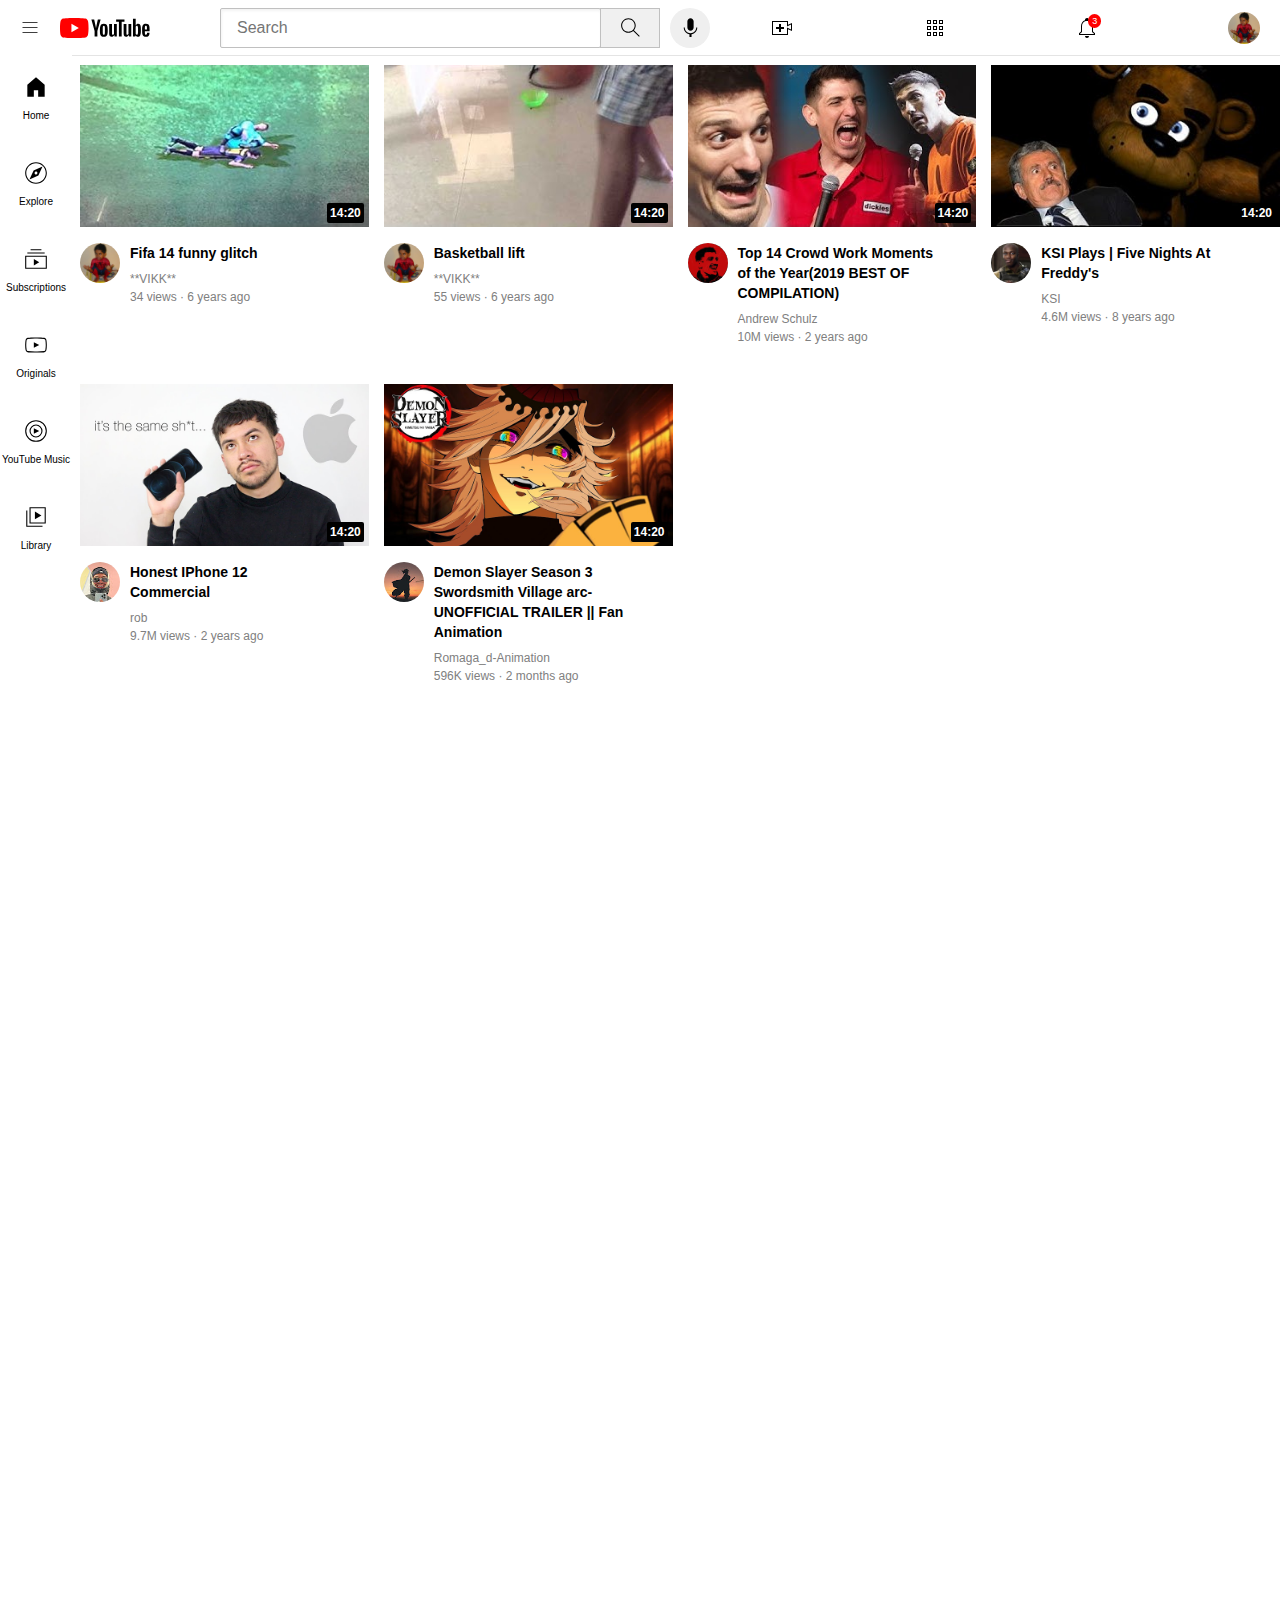
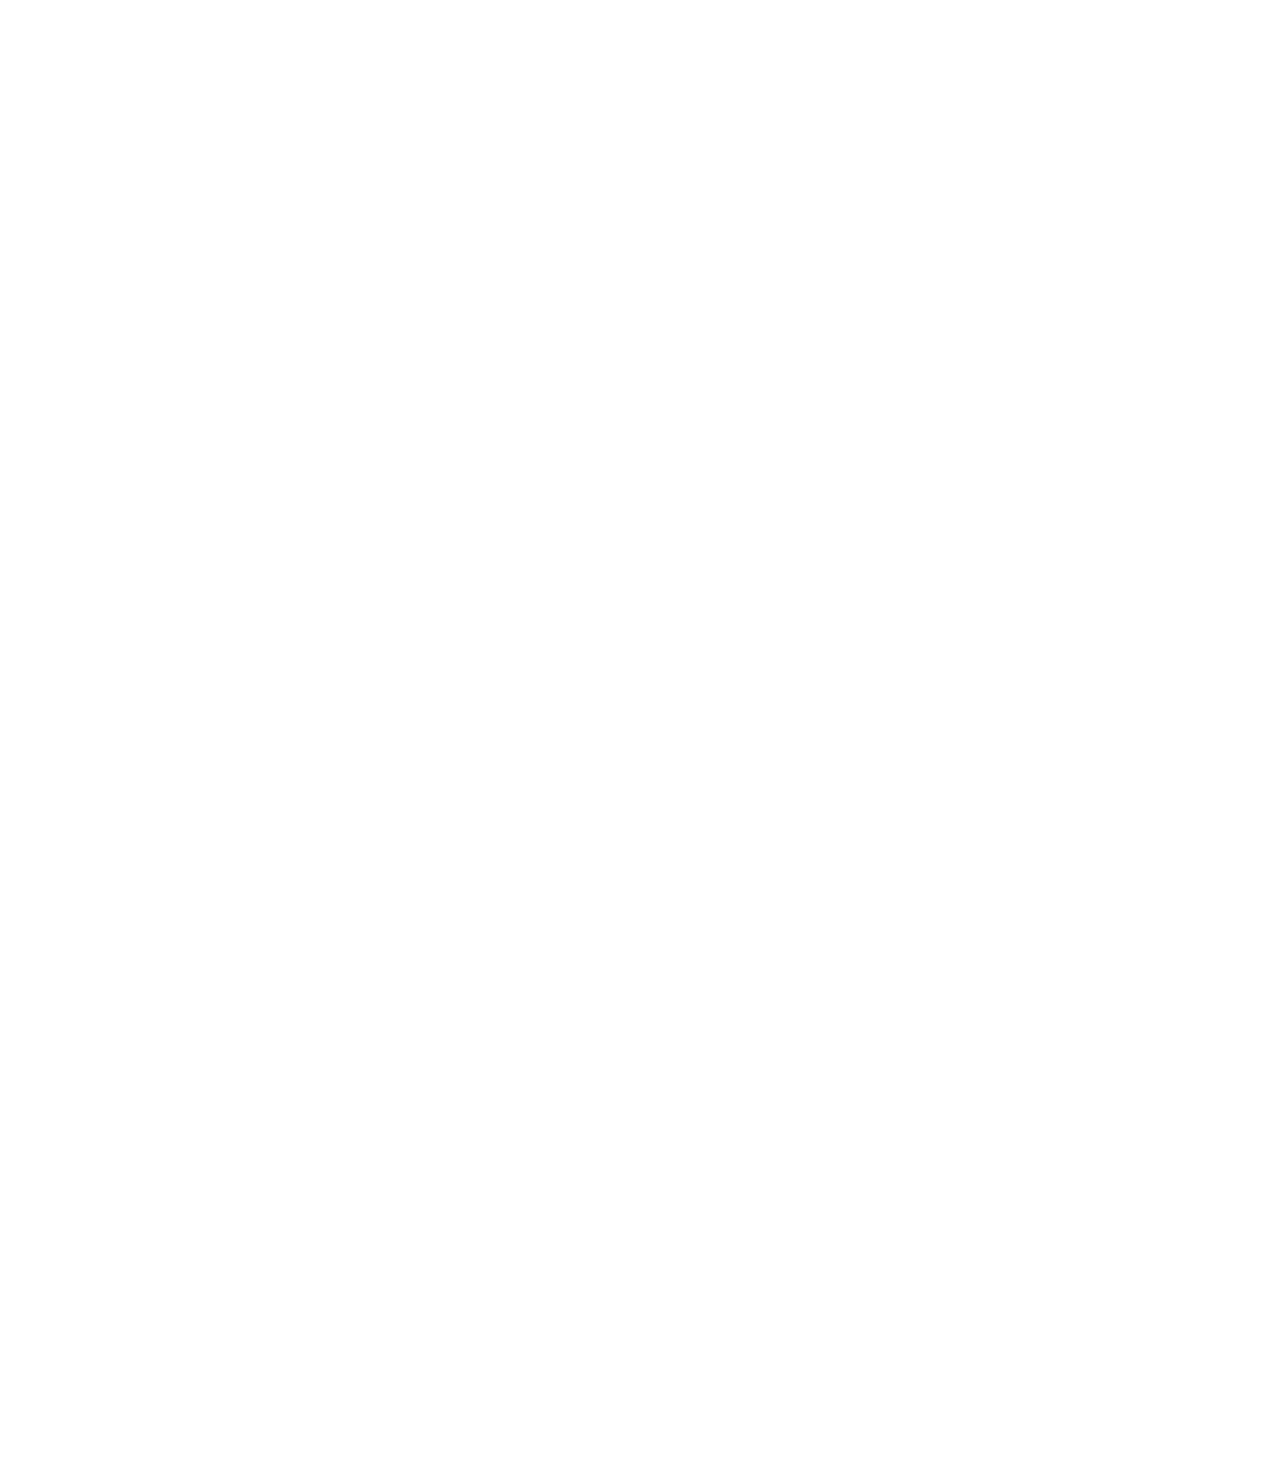
<file: index.html>
<!DOCTYPE html>
<html>
    
    <head>
        
        <title>
            Youtube.com Clone
        </title>
  
<link rel="stylesheet" href="styles/general.css">
<link rel="stylesheet" href="styles/header.css">
<link rel="stylesheet" href="styles/video.css">
<link rel="stylesheet" href="styles/sidebar.css">

    </head>
        <body style="height: 3000px;  padding-top:65px">
            <div class="header">
                <div class="left-section">
                <img class="hamburger-menu" src="icons/hamburger-menu.svg">
                <img class="youtube-logo"src="icons/youtube-logo.svg">
            </div>
                <div class="middle-section">
                   
                    <input class="search-bar" type="text" placeholder="Search">
                    <button class="search-button"><img class="search-icon" src="icons/search.svg">
                    <div class="tooltip">Search</div></button>
                    <button class="voice-search-button"> <img class="voice-search-icon"  src="icons/voice-search-icon.svg"> <div class="tooltip">Search with your voice</div></button> 
                    
                </div>
                <div class="right-section">
                    <div class="upload-icon-container"><img class="upload-icon"src="icons/upload.svg">
                        <div class="tooltip">Create</div></div>
                
                <div class="youtube-apps-container"><img class="apps"src="icons/youtube-apps.svg"><div class="tooltip"> YouTube Apps</div></div>
                


                <div class="notifications-position">
                    <div class="notifications-container"><img class="notifications"src="icons/notifications.svg">
                    <div class="tooltip"> Notifications</div>
                    </div>
                    
                    <div class="notification-alert">3</div></div>
                    
                
                <img class="channel"src="channel-pictures/vik.jpg">
            </div>



      
                
            </div>

            <div class="sidebar">
                <div class="sidebar-link">
                    <img class="icon" src="sidebar-icons/home.svg">
                    <div>Home</div>
                    
                </div>
                <div class="sidebar-link">
                    <img class="icon" src="sidebar-icons/explore.svg">
                    <div>Explore</div>


                </div>

                <div class="sidebar-link">
                    <img class="icon" src="sidebar-icons/subscriptions.svg">
                    <div>Subscriptions</div>


                </div>

                <div class="sidebar-link">
                    <img class="icon" src="sidebar-icons/originals.svg">
                    <div>Originals</div>


                </div>

                <div class="sidebar-link">
                    <img class="icon" src="sidebar-icons/youtube-music.svg">
                    <div>YouTube Music</div>


                </div>

                <div class="sidebar-link">
                    <img class="icon" src="sidebar-icons/library.svg">
                    <div>Library</div>


                </div>

            </div>
            
            <div class="video-grid">
                <div class="video-preview">
                    <div class="thumbnail-row">
                        <a href="https://www.youtube.com/watch?v=HlwAaJLcxAU" ><img class="thumbnail" src="thumbnails/fifa14.jpg"></a>
                        <div class="video-time">14:20</div>
                    </div>
                    <div class="video-info-grid">
                        <div class="channel-pictures">
                            <img class="profile-picture" src="channel-pictures/vik.jpg">
                        </div>
                        <div class="video-info">
                            <p class="video-title">
    
                                Fifa 14 funny glitch 
                                            </p>
                                            <p class="video-author">
                                                **VIKK**
                                            </p>
                                            <p class="video-stats">
                                                34 views &middot; 6 years ago
                                            </p>
                        </div>
    
                        
                        
                    </div>
                
                
                
            </div>
    
            
            <div class="video-preview">
                <div class="thumbnail-row">
                    <a href="https://www.youtube.com/watch?v=YAQJQ8vHtKo" ><img class="thumbnail" src="thumbnails/basketball.jpg"></a>
                    <div class="video-time">14:20</div>
                </div>
                <div class="video-info-grid">
                    <div class="channel-pictures">
                        <img class="profile-picture" src="channel-pictures/vik.jpg">
                    </div>
                    <div class="video-info">
                        <p class="video-title">
    
                            Basketball lift 
                                        </p>
                                        <p class="video-author">
                                            **VIKK**
                                        </p>
                                        <p class="video-stats">
                                            55 views &middot; 6 years ago
                                        </p>
                    </div>
    
                    
                    
                </div>
            
            
            
        </div>
        <div class="video-preview">
            <div class="thumbnail-row">
               <a href="https://www.youtube.com/watch?v=juqUnA94NyQ"><img class="thumbnail" src="thumbnails/thumb.jpg"></a> 
                <div class="video-time">14:20</div>
            </div>
            <div class="video-info-grid">
                <div class="channel-pictures">
                    <img class="profile-picture" src="channel-pictures/andrews.jpg">
                </div>
                <div class="video-info">
                    <p class="video-title">
    
                        Top 14 Crowd Work Moments of the Year(2019 BEST OF COMPILATION)
                                    </p>
                                    <p class="video-author">
                                        Andrew Schulz
                                    </p>
                                    <p class="video-stats">
                                        10M views &middot; 2 years ago
                                    </p>
                </div>
    
                
                
            </div>
        
        
        
    </div>
    
    
    <div class="video-preview">
        <div class="thumbnail-row">
            <a href="https://www.youtube.com/watch?v=OtxZo6h5was&t=716s"><img class="thumbnail" src="thumbnails/hqdefault-2.jpg"></a>
            
            <div class="video-time">14:20</div>
        </div>
        <div class="video-info-grid">
            <div class="channel-pictures">
                <img class="profile-picture" src="channel-pictures/unnamed.jpg">
            </div>
            <div class="video-info">
                <p class="video-title">
    
                    KSI Plays | Five Nights At Freddy's
                                </p>
                                <p class="video-author">
                                    KSI
                                </p>
                                <p class="video-stats">
                                    4.6M views &middot; 8 years ago
                                </p>
            </div>
    
            
            
        </div>
    
    
    
    </div>
    <div class="video-preview">
        <div class="thumbnail-row">
            <a href="https://www.youtube.com/watch?v=472UUFjiN54"><img class="thumbnail" src="thumbnails/hq720.jpg"></a>
            <div class="video-time">14:20</div>
        </div>
        <div class="video-info-grid">
            <div class="channel-pictures">
                <img class="profile-picture" src="channel-pictures/channels4_profile.jpg">
            </div>
            <div class="video-info">
                <p class="video-title">
    
                    Honest IPhone 12 Commercial                               </p>
                                <p class="video-author">
                                    rob
                                </p>
                                <p class="video-stats">
                                    9.7M views &middot; 2 years ago
                                </p>
            </div>
    
            
            
        </div>
    
    
    
    </div>
    
    
    <div class="video-preview">
    <div class="thumbnail-row">
        <a href="https://www.youtube.com/watch?v=AJoFDKuT7BE"><img class="thumbnail" src="thumbnails/hq720-2.jpg"></a>
        <div class="video-time">14:20</div>
    </div>
    <div class="video-info-grid">
        <div class="channel-pictures">
            <img class="profile-picture" src="channel-pictures/channels4_profile-2.jpg">
        </div>
        <div class="video-info">
            <p class="video-title">
    
                Demon Slayer Season 3 Swordsmith Village arc- UNOFFICIAL TRAILER || Fan Animation                          </p>
                            <p class="video-author">
                                Romaga_d-Animation
                            </p>
                            <p class="video-stats">
                                596K views &middot; 2 months ago
                            </p>
        </div>
    
        
        
    </div>
    
    
    
    </div>
            </body>
        
    </html>
                
            </div>
</file>
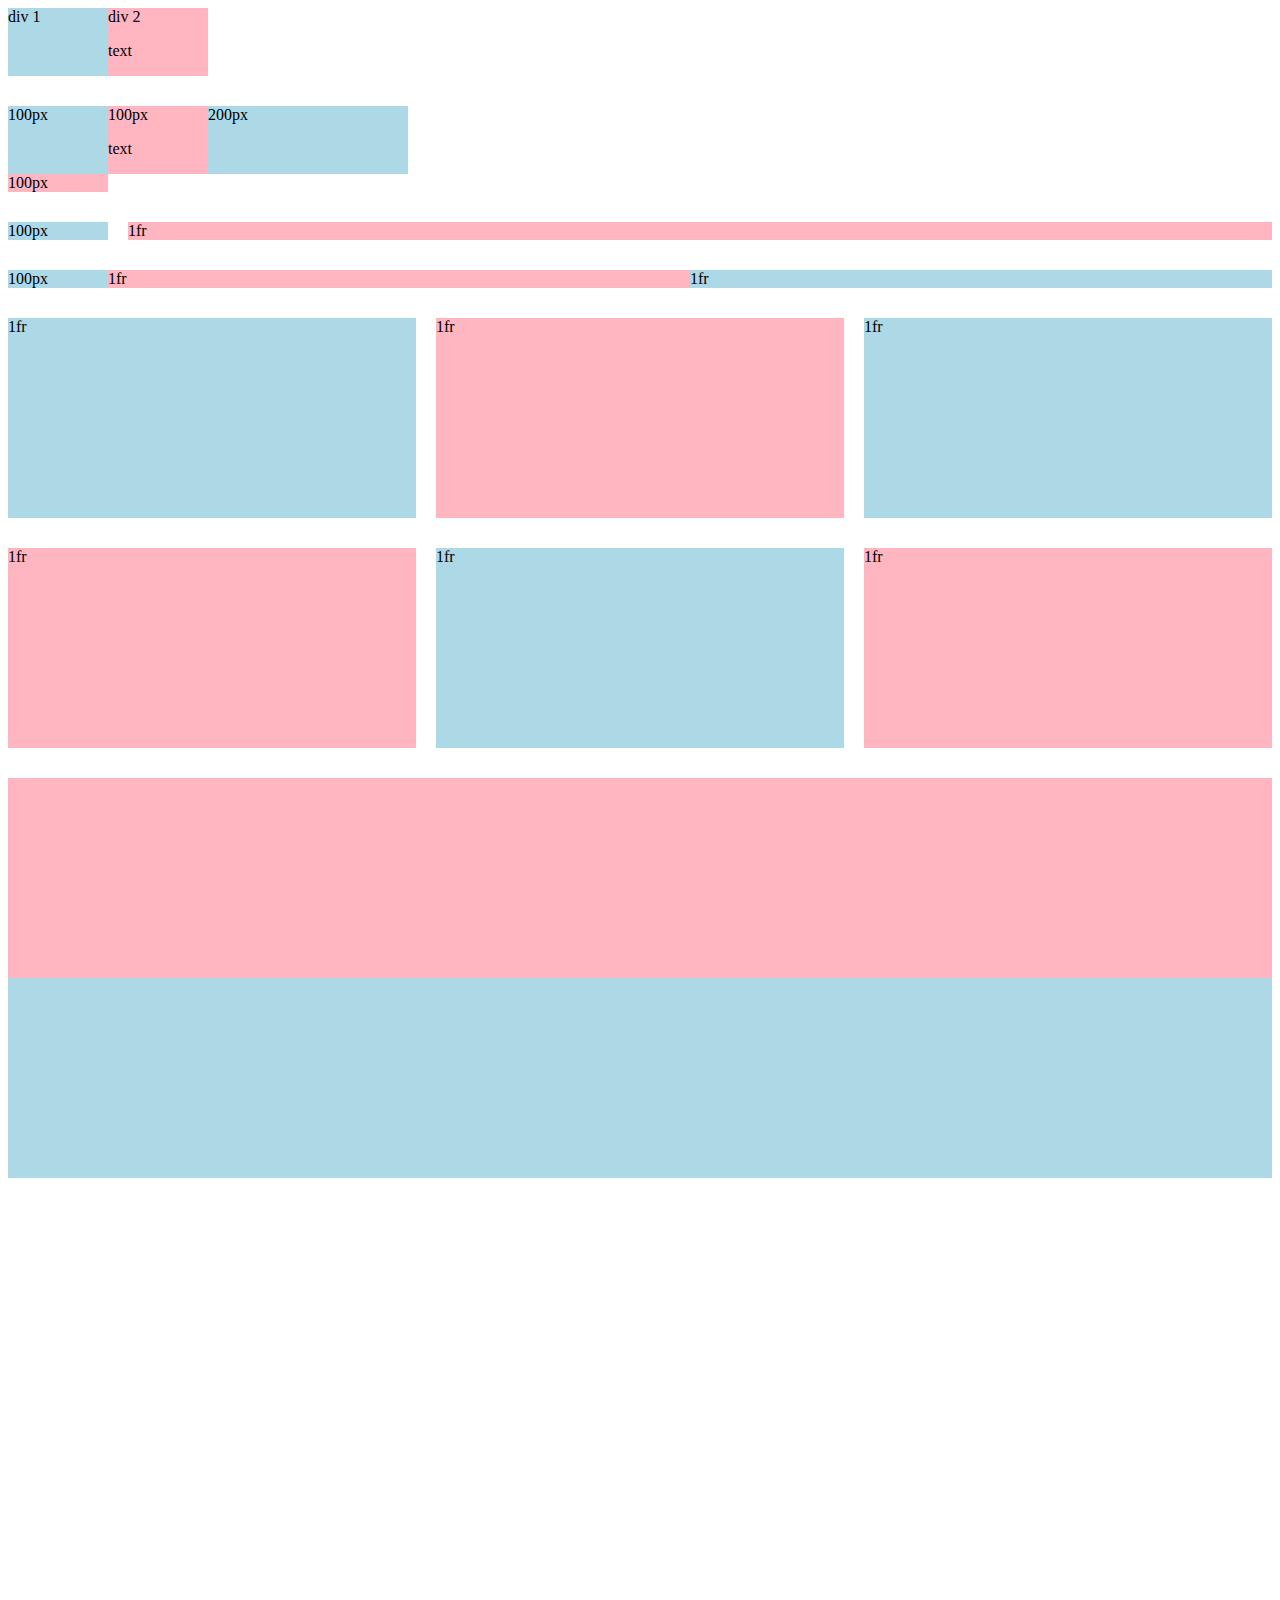
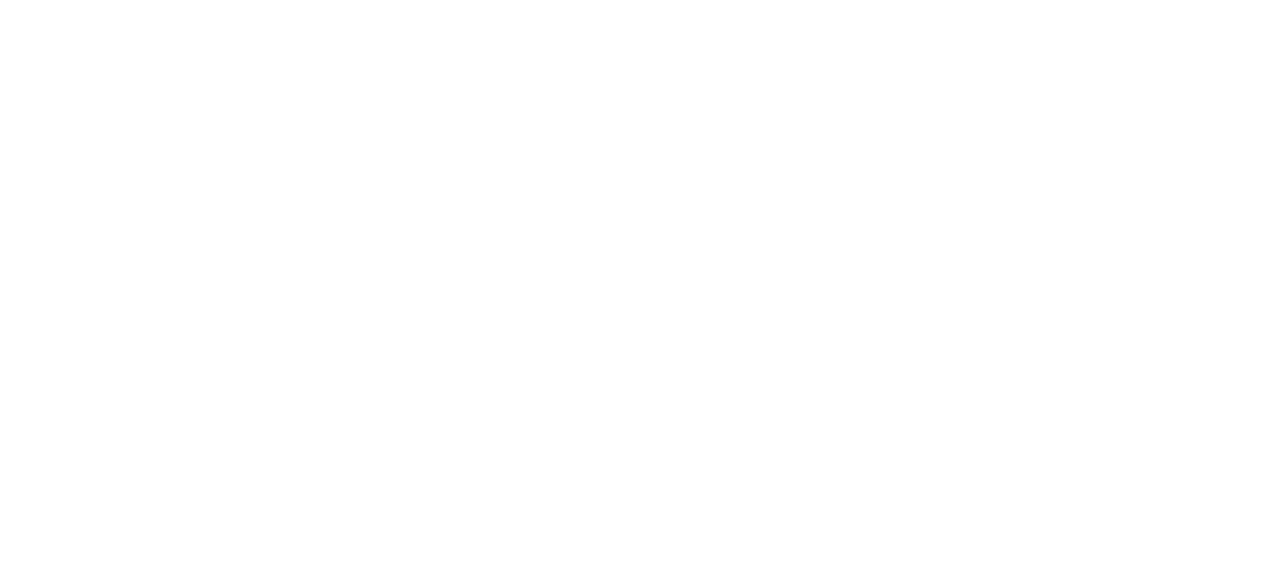
<file: thumbnails/grid.html>
<!DOCTYPE html>
<html>
  <head>
    <title>Grid Practice</title>
  </head>
  <body style="padding-bottom: 1000px;">
 
    <div style="
      display: grid;
      grid-template-columns: 100px 100px;
    ">
      <div style="background-color: lightblue;">div 1</div>
      <div style="background-color: lightpink;">div 2<p>text</p></div>
    </div>

    <div style="
      margin-top: 30px;
      display: grid;
      grid-template-columns: 100px 100px 200px;
    ">
      <div style="background-color: lightblue;">100px</div>
      <div style="background-color: lightpink;">100px<p>text</p></div>
      <div style="background-color: lightblue;">200px</div>
      <div style="background-color: lightpink;">100px</div>
    </div>

    <div style="
      margin-top: 30px;
      display: grid;
      grid-template-columns: 100px 1fr;
      column-gap: 20px;
    ">
      <div style="background-color: lightblue;">100px</div>
      <div style="background-color: lightpink;">1fr</div>
    </div>
            
            <div style="
            display: grid;
            margin-top: 30px;
            grid-template-columns: 100px 1fr 1fr">
            <div style="background-color: lightblue;">100px</div>
            <div style="background-color: lightpink;">1fr</div>
            <div style="background-color: lightblue;">1fr</div>
            </div>

            <div style="
            display: grid;
            margin-top: 30px;
            grid-template-columns: 1fr 1fr 1fr;
            column-gap: 20px;
            row-gap: 30px;">
            <div style="background-color: lightblue; height: 200px;">1fr</div>
            <div style="background-color: lightpink; height: 200px;">1fr</div>
            <div style="background-color: lightblue; height: 200px">1fr</div>
            <div style="background-color: lightpink; height: 200px;">1fr</div>
            <div style="background-color: lightblue; height: 200px;">1fr</div>
            <div style="background-color: lightpink; height: 200px">1fr</div>
        </div>


        <div style="display: grid;
        margin-top: 30px;
        grid-template-columns: 100px 1fr 1fr;"> </div> 
        <div style="background-color: lightpink; height: 200px;"></div>
        <div style="background-color: lightblue; height:200px;"></div>
        </div>
        
    
    
    </body>
</html>
</file>
<file: styles/general.css>
p{
    font-family: Roboto,Arial;
    margin-bottom: 0;
    margin-top: 0;
    
}

body{
    margin:0;
    padding-left: 80px;
}

.video-time{
    font-family: Roboto,Arial;
    background-color: black;
    color: white;
    position: absolute;
    bottom: 8px;
    right: 5px;
    font-size: 12px;
    font-weight: bold;
    padding: 3px;
    border-radius: 2px;

}
</file>
<file: styles/header.css>
.search-bar{
   
    display: flex;
    line-height: 36px;
    padding-right: 100px;
    flex: 1;
    font-size: 16px;
    padding-left: 16px;
    border-width: 1px;
    border-style: solid;
    border-color: rgb(192,192,192);
    border-radius: 2px;
    box-shadow: inset 1px 2px 3px rgba(0,0,0,0.05);
    width: 0;
}
.search-bar::placeholder{
    font-family: Roboto,Arial;
    font-size: 16px;
    
}

.header{
    height: 55px;
    display: flex;
    flex-direction: row;
    position:fixed ;
    top:0;
    left:0;
    right: 0;
    background-color: white;
    border-color: white;
    border-bottom-width:1px ;
    border-bottom-style:solid ;
    border-bottom-color:rgb(228,228,228);
    z-index: 1;
    
}

.left-section{

    width: 150px;
    display: flex;
    align-items: center;

}

.middle-section{
    
    display: flex;
    flex: 1;
    margin-left:70px;
    
    max-width: 500px;
    
    align-items: center;
    margin-right: 60px;
    
}

.right-section{
   
    
    display: flex;
    flex: 1;
    align-items: center;
    justify-content: space-between;
    margin-right: 20px;
    flex-shrink: 0;
}

.hamburger-menu{
    height: 20px;
    margin-left: 20px;
    
}

.youtube-logo{
    height: 20px;
    margin-left: 20px;
}

.voice-search-button{
    height: 40px;
    width: 40px;
    border:none;
    border-radius: 100px;
    margin-left: 10px;
}

.search-button{
    height: 40px;
    width: 60px;
    background-color: rgb(240,240,240);
    border-color:rgb(192,192,192);
    border-style: solid;
    border-width: 1px;
    margin-left: -1px;
    position: relative;

}

.search-button, .voice-search-button, .upload-icon-container, .youtube-apps-container, .notifications-container{
    display:flex;
    position:relative;
    justify-content: center;
    align-items: center;
}


.search-button .tooltip, .voice-search-button .tooltip, .upload-icon-container .tooltip, .youtube-apps-container .tooltip, .notifications-container .tooltip{
    font-family: Roboto,Arial;
    position: absolute;
    background-color: gray;
    color: white;
    padding:4px;
    border-radius: 2px;
    font-size: 12px;
    bottom: -30px;
    opacity: 0;
    transition: opacity 0.15s;
    pointer-events: none;}
    
.search-button:hover .tooltip, .voice-search-button:hover .tooltip, .upload-icon-container:hover .tooltip, .youtube-apps-container:hover .tooltip, .notifications-container:hover .tooltip{
opacity: 1;
white-space: nowrap;
}





.search-icon{
    height:25px;
    
}

.voice-search-icon{
    height: 25px;

}

.upload-icon{
    height: 24px;
}

.apps{
    height:24px
}
.search-button, .voice-search-button{
    display:flex;
    position:relative;
    justify-content: center;
    align-items: center;
}
.notifications{
    height:24px;
    
}

.channel{
    height: 32px;
    border-radius: 100px;
}

.notifications-position{
    position: relative;
    
}

.notification-alert{
    position: absolute;
    font-family: Roboto,Arial;
    background-color: red;
    color:white;
    font-size: 9px;
    border-radius:10px;
    right: -2px;
    top:-2px;
    

  
    padding-right: 4px;
    padding-left: 4px;
    padding-top: 2px;
    padding-bottom: 2px;
    
}
</file>
<file: styles/video.css>
.thumbnail{
    width: 100%;
    cursor: pointer;
}

   

.video-info-grid{
    display: grid;
    grid-template-columns: 50px 1fr;
}

.channel-pictures{

width: 50px;
cursor: pointer;

}

.video-info{
    
    width: 200px;
    vertical-align: top;
    
    
}

.profile-picture{
    width: 40px;
    border-radius: 100px;
    
    
}
.video-title{
    margin-top: 0;
    font-size: 14px;
    font-weight: bold;
    line-height: 20px;
    margin-bottom: 9px;
    cursor:pointer;
}

.thumbnail-row{
    margin-bottom: 12px;
    position: relative;
}
.video-author, .video-stats{
   
    color: gray;
    font-size: 12px;
    
    
}

.video-author{
    margin-bottom: 4px;
}

.video-grid{
    display: grid;
    grid-template-columns: 1fr 1fr 1fr;
    column-gap: 15px;
    row-gap: 40px;
    
}

@media(max-width:750px){
    .video-grid{
        grid-template-columns: 1fr 1fr;
    }
}

@media(min-width:751px) and (max-width:999px)
{
    .video-grid{
        grid-template-columns: 1fr 1fr 1fr;
        }
}



@media(min-width:1000px)
{
    .video-grid{
        grid-template-columns: 1fr 1fr 1fr 1fr ;
    }
}
</file>
<file: styles/sidebar.css>
.sidebar{
    position:fixed;
    left:0;
    bottom:0;
    top:55px;
    background-color: white;
    width: 72px;
    z-index: 200;
}

.sidebar-link{
    
    height: 85px;
    margin-bottom: 1px;
    display: flex;
    justify-content: center;
    align-items: center;
    flex-direction: column;

}

.sidebar-link:hover{
    background-color: lightgray;
}

.sidebar-link img{
    height: 26px;
   
}

.sidebar-link div{
    font-family: Roboto,Arial;
    font-size: 10px;
    margin-top: 10px;
}
</file>
